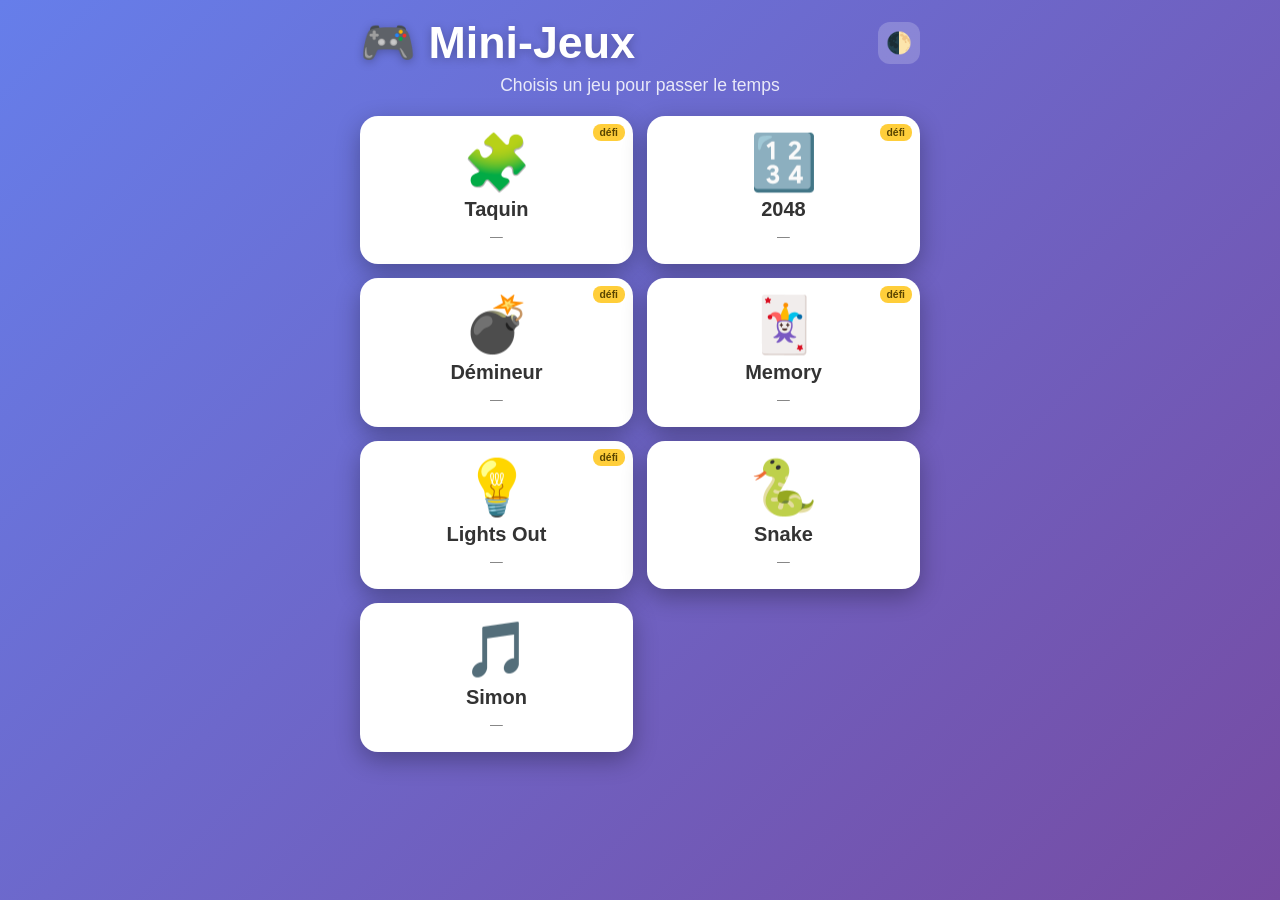
<file: index.html>
<!DOCTYPE html>
<html lang="fr">
<head>
  <meta charset="UTF-8">
  <meta name="viewport" content="width=device-width, initial-scale=1.0, user-scalable=no">
  <meta name="theme-color" content="#667eea">
  <meta name="mobile-web-app-capable" content="yes">
  <meta name="apple-mobile-web-app-capable" content="yes">
  <meta name="apple-mobile-web-app-status-bar-style" content="black-translucent">
  <link rel="manifest" href="manifest.json">
  <link rel="stylesheet" href="css/common.css">
  <title>Mini-Jeux</title>
  <script>
    // Applique le thème avant le rendu pour éviter le flash blanc/sombre.
    document.documentElement.setAttribute(
      'data-theme', localStorage.getItem('mj-theme') || 'light');
  </script>
  <style>
    .hub-header {
      width: 100%;
      max-width: 560px;
      display: flex;
      align-items: center;
      margin-bottom: 6px;
    }
    .hub-header h1 {
      flex: 1;
      color: #fff;
      font-size: clamp(1.8em, 7vw, 2.8em);
      text-shadow: 0 2px 10px rgba(0,0,0,.25);
    }
    .subtitle {
      color: rgba(255,255,255,.85);
      margin-bottom: 20px;
      font-size: clamp(.9em, 3.5vw, 1.1em);
      text-align: center;
    }
    .games-grid {
      display: grid;
      grid-template-columns: repeat(2, 1fr);
      gap: 14px;
      width: 100%;
      max-width: 560px;
    }
    .game-card {
      background: var(--surface);
      border-radius: 18px;
      padding: 20px 14px;
      text-decoration: none;
      color: var(--text);
      box-shadow: 0 8px 24px var(--shadow);
      display: flex;
      flex-direction: column;
      align-items: center;
      gap: 8px;
      transition: transform .15s, box-shadow .15s;
      position: relative;
      overflow: hidden;
    }
    .game-card:active {
      transform: scale(0.96);
    }
    .game-card .emoji {
      font-size: clamp(2.4em, 11vw, 3.4em);
      line-height: 1;
    }
    .game-card .name {
      font-weight: bold;
      font-size: clamp(1em, 4.5vw, 1.25em);
    }
    .game-card .best {
      font-size: .8em;
      color: var(--text-soft);
      min-height: 1.1em;
      margin: 0;
    }
    .daily-badge {
      position: absolute;
      top: 8px;
      right: 8px;
      background: #ffce3a;
      color: #5a4500;
      font-size: .65em;
      font-weight: bold;
      padding: 3px 7px;
      border-radius: 8px;
    }
    .daily-badge.done {
      background: #57c779;
      color: #04340f;
    }
    .install-prompt {
      display: none;
      position: fixed;
      bottom: 20px;
      left: 50%;
      transform: translateX(-50%);
      background: var(--surface);
      color: var(--text);
      padding: 14px 18px;
      border-radius: 14px;
      box-shadow: 0 6px 20px var(--shadow);
      z-index: 999;
      align-items: center;
      gap: 10px;
    }
    .install-prompt.show { display: flex; }
  </style>
</head>
<body>
  <div class="hub-header">
    <h1>🎮 Mini-Jeux</h1>
    <button class="icon-btn" id="themeBtn" aria-label="Thème">🌓</button>
  </div>
  <p class="subtitle">Choisis un jeu pour passer le temps</p>

  <div class="games-grid" id="gamesGrid"></div>

  <div class="install-prompt" id="installPrompt">
    <span>📲 Installer l'app ?</span>
    <button onclick="installApp()">Installer</button>
    <button class="ghost" onclick="dismissInstall()">Plus tard</button>
  </div>

  <script src="js/core.js"></script>
  <script>
    // Catalogue des jeux. `bestMode`/`bestLabel` servent à afficher le record
    // pertinent sur la carte du hub.
    const GAMES = [
      { id: 'taquin',   name: 'Taquin',     emoji: '🧩', path: 'games/taquin/',    hasDaily: true,  bestMode: 'taille-4',  bestLabel: c => `Record 4×4 : ${c} coups` },
      { id: '2048',     name: '2048',       emoji: '🔢', path: 'games/2048/',      hasDaily: true,  bestMode: 'classique', bestLabel: s => `Record : ${s}` },
      { id: 'demineur', name: 'Démineur',   emoji: '💣', path: 'games/demineur/',  hasDaily: true,  bestMode: 'moyen',     bestLabel: t => `Record moyen : ${formatTime(t)}` },
      { id: 'memory',   name: 'Memory',     emoji: '🃏', path: 'games/memory/',    hasDaily: true,  bestMode: 'paires-8',  bestLabel: c => `Record : ${c} coups` },
      { id: 'lightsout',name: 'Lights Out', emoji: '💡', path: 'games/lightsout/', hasDaily: true,  bestMode: 'taille-5',  bestLabel: c => `Record 5×5 : ${c} coups` },
      { id: 'snake',    name: 'Snake',      emoji: '🐍', path: 'games/snake/',     hasDaily: false, bestMode: 'normal',    bestLabel: s => `Record : ${s}` },
      { id: 'simon',    name: 'Simon',      emoji: '🎵', path: 'games/simon/',     hasDaily: false, bestMode: 'normal',    bestLabel: n => `Record : niv. ${n}` },
    ];

    function renderGames() {
      const grid = document.getElementById('gamesGrid');
      grid.innerHTML = '';
      GAMES.forEach(g => {
        const best = Records.get(g.id, g.bestMode);
        const dailyDone = Daily.doneToday(g.id);
        const badge = g.hasDaily
          ? `<span class="daily-badge ${dailyDone ? 'done' : ''}">${dailyDone ? '✓ jour' : 'défi'}</span>`
          : '';
        const card = document.createElement('a');
        card.className = 'game-card';
        card.href = g.path;
        card.innerHTML = `
          ${badge}
          <span class="emoji">${g.emoji}</span>
          <span class="name">${g.name}</span>
          <p class="best">${best !== null ? g.bestLabel(best) : '—'}</p>
        `;
        grid.appendChild(card);
      });
    }

    document.getElementById('themeBtn').addEventListener('click', () => {
      Theme.toggle();
    });

    // --- Installation PWA ---
    let deferredPrompt;
    window.addEventListener('beforeinstallprompt', (e) => {
      e.preventDefault();
      deferredPrompt = e;
      document.getElementById('installPrompt').classList.add('show');
    });
    function installApp() {
      if (deferredPrompt) {
        deferredPrompt.prompt();
        deferredPrompt.userChoice.then(() => { deferredPrompt = null; dismissInstall(); });
      }
    }
    function dismissInstall() {
      document.getElementById('installPrompt').classList.remove('show');
    }

    registerSW('sw.js');
    renderGames();
  </script>
</body>
</html>
</file>
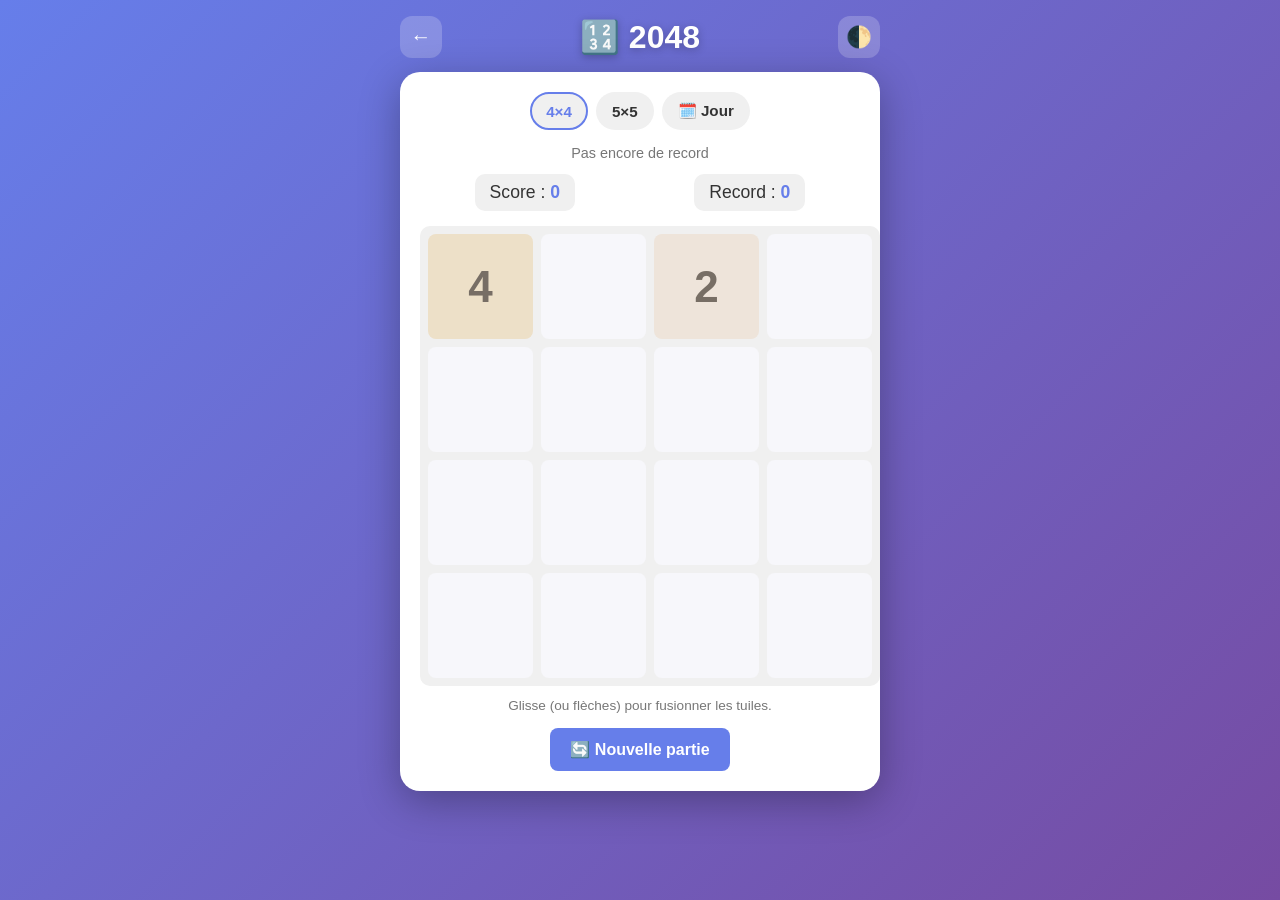
<file: games/2048/index.html>
<!DOCTYPE html>
<html lang="fr">
<head>
  <meta charset="UTF-8">
  <meta name="viewport" content="width=device-width, initial-scale=1.0, user-scalable=no">
  <meta name="theme-color" content="#667eea">
  <meta name="mobile-web-app-capable" content="yes">
  <meta name="apple-mobile-web-app-capable" content="yes">
  <link rel="stylesheet" href="../../css/common.css">
  <title>2048 — Mini-Jeux</title>
  <script>
    document.documentElement.setAttribute(
      'data-theme', localStorage.getItem('mj-theme') || 'light');
  </script>
  <style>
    #board {
      position: relative;
      background: var(--surface-soft);
      border-radius: 10px;
      padding: var(--gap);
      margin: 0 auto;
      touch-action: none;
      display: grid;
      gap: var(--gap);
      --gap: 8px;
    }
    .cell {
      background: var(--surface-softer);
      border-radius: 8px;
      display: flex;
      align-items: center;
      justify-content: center;
      font-weight: bold;
      font-size: var(--fs);
      color: #776e65;
      transition: transform 0.08s ease;
    }
    .cell[data-v="0"] { color: transparent; }
    .cell.pop { animation: pop 0.15s ease; }
    @keyframes pop { 0% { transform: scale(0.6); } 100% { transform: scale(1); } }

    .cell[data-v="2"]    { background:#eee4da; }
    .cell[data-v="4"]    { background:#ede0c8; }
    .cell[data-v="8"]    { background:#f2b179; color:#f9f6f2; }
    .cell[data-v="16"]   { background:#f59563; color:#f9f6f2; }
    .cell[data-v="32"]   { background:#f67c5f; color:#f9f6f2; }
    .cell[data-v="64"]   { background:#f65e3b; color:#f9f6f2; }
    .cell[data-v="128"]  { background:#edcf72; color:#f9f6f2; }
    .cell[data-v="256"]  { background:#edcc61; color:#f9f6f2; }
    .cell[data-v="512"]  { background:#edc850; color:#f9f6f2; }
    .cell[data-v="1024"] { background:#edc53f; color:#f9f6f2; font-size:calc(var(--fs)*0.8); }
    .cell[data-v="2048"] { background:#edc22e; color:#f9f6f2; font-size:calc(var(--fs)*0.8); }
    .cell.big            { background:#3c3a32; color:#f9f6f2; font-size:calc(var(--fs)*0.7); }
    .hint { color: var(--text-soft); font-size: .85em; margin-top: 12px; }
  </style>
</head>
<body>
  <div class="card">
    <div class="chips" id="modes"></div>
    <p class="best" id="best"></p>
    <div class="info">
      <div class="stat">Score : <span id="score">0</span></div>
      <div class="stat">Record : <span id="hiscore">0</span></div>
    </div>
    <div id="board"></div>
    <p class="hint">Glisse (ou flèches) pour fusionner les tuiles.</p>
    <div class="buttons">
      <button onclick="Game.restart()">🔄 Nouvelle partie</button>
    </div>
  </div>

  <div class="overlay" id="over">
    <div class="overlay-content">
      <h2 id="overTitle">Fin !</h2>
      <p id="overMsg"></p>
      <p>Score : <span id="finalScore"></span></p>
      <div class="buttons">
        <button class="ghost" id="continueBtn" onclick="Game.keepGoing()">Continuer</button>
        <button onclick="Game.closeOver(); Game.restart();">Rejouer</button>
      </div>
    </div>
  </div>

  <script src="../../js/core.js"></script>
  <script src="2048.js"></script>
</body>
</html>
</file>
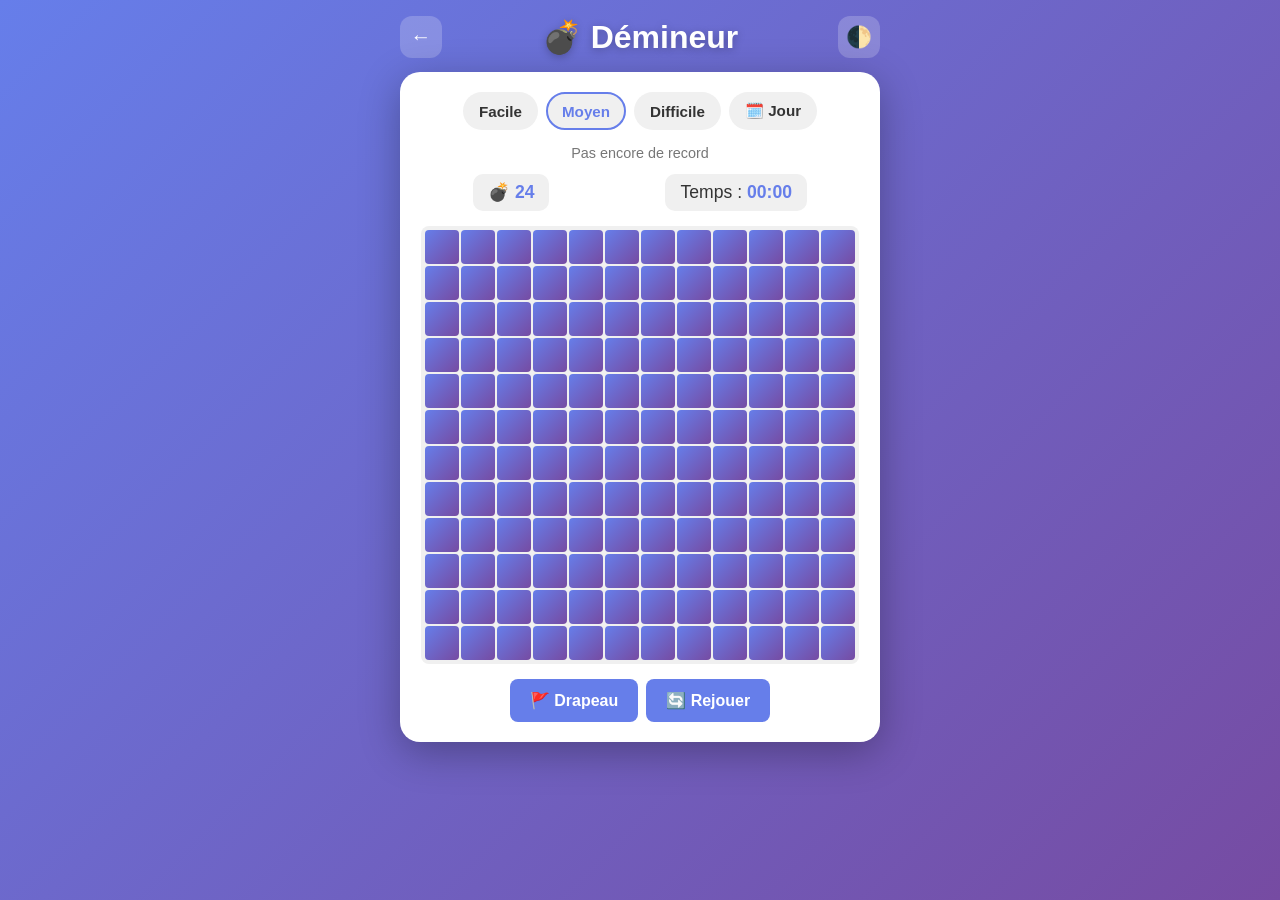
<file: games/demineur/index.html>
<!DOCTYPE html>
<html lang="fr">
<head>
  <meta charset="UTF-8">
  <meta name="viewport" content="width=device-width, initial-scale=1.0, user-scalable=no">
  <meta name="theme-color" content="#667eea">
  <meta name="mobile-web-app-capable" content="yes">
  <meta name="apple-mobile-web-app-capable" content="yes">
  <link rel="stylesheet" href="../../css/common.css">
  <title>Démineur — Mini-Jeux</title>
  <script>
    document.documentElement.setAttribute(
      'data-theme', localStorage.getItem('mj-theme') || 'light');
  </script>
  <style>
    #board {
      display: grid;
      gap: 2px;
      margin: 0 auto;
      background: var(--surface-soft);
      padding: 4px;
      border-radius: 8px;
      width: fit-content;
      touch-action: manipulation;
      user-select: none;
    }
    .cell {
      background: linear-gradient(135deg, var(--accent) 0%, var(--accent-2) 100%);
      border-radius: 4px;
      display: flex;
      align-items: center;
      justify-content: center;
      font-weight: bold;
      cursor: pointer;
      color: #fff;
    }
    .cell:active { transform: scale(0.92); }
    .cell.revealed {
      background: var(--surface-softer);
      cursor: default;
    }
    .cell.mine { background: #e74c3c; }
    .cell.flag { background: linear-gradient(135deg, #ffce3a, #ff9f1a); }
    .cell.c1 { color:#1976d2; } .cell.c2 { color:#388e3c; }
    .cell.c3 { color:#d32f2f; } .cell.c4 { color:#7b1fa2; }
    .cell.c5 { color:#c2185b; } .cell.c6 { color:#0097a7; }
    .cell.c7 { color:#455a64; } .cell.c8 { color:#000; }
    #flagBtn.armed { background: #ff9f1a; }
  </style>
</head>
<body>
  <div class="card">
    <div class="chips" id="modes"></div>
    <p class="best" id="best"></p>
    <div class="info">
      <div class="stat">💣 <span id="minesLeft">0</span></div>
      <div class="stat">Temps : <span id="time">00:00</span></div>
    </div>
    <div id="board"></div>
    <div class="buttons">
      <button id="flagBtn" onclick="Game.toggleFlagMode()">🚩 Drapeau</button>
      <button onclick="Game.restart()">🔄 Rejouer</button>
    </div>
  </div>

  <div class="overlay" id="over">
    <div class="overlay-content">
      <h2 id="overTitle"></h2>
      <p id="overMsg"></p>
      <div class="buttons">
        <button class="ghost" onclick="Game.closeOver()">Fermer</button>
        <button onclick="Game.closeOver(); Game.restart();">Rejouer</button>
      </div>
    </div>
  </div>

  <script src="../../js/core.js"></script>
  <script src="demineur.js"></script>
</body>
</html>
</file>
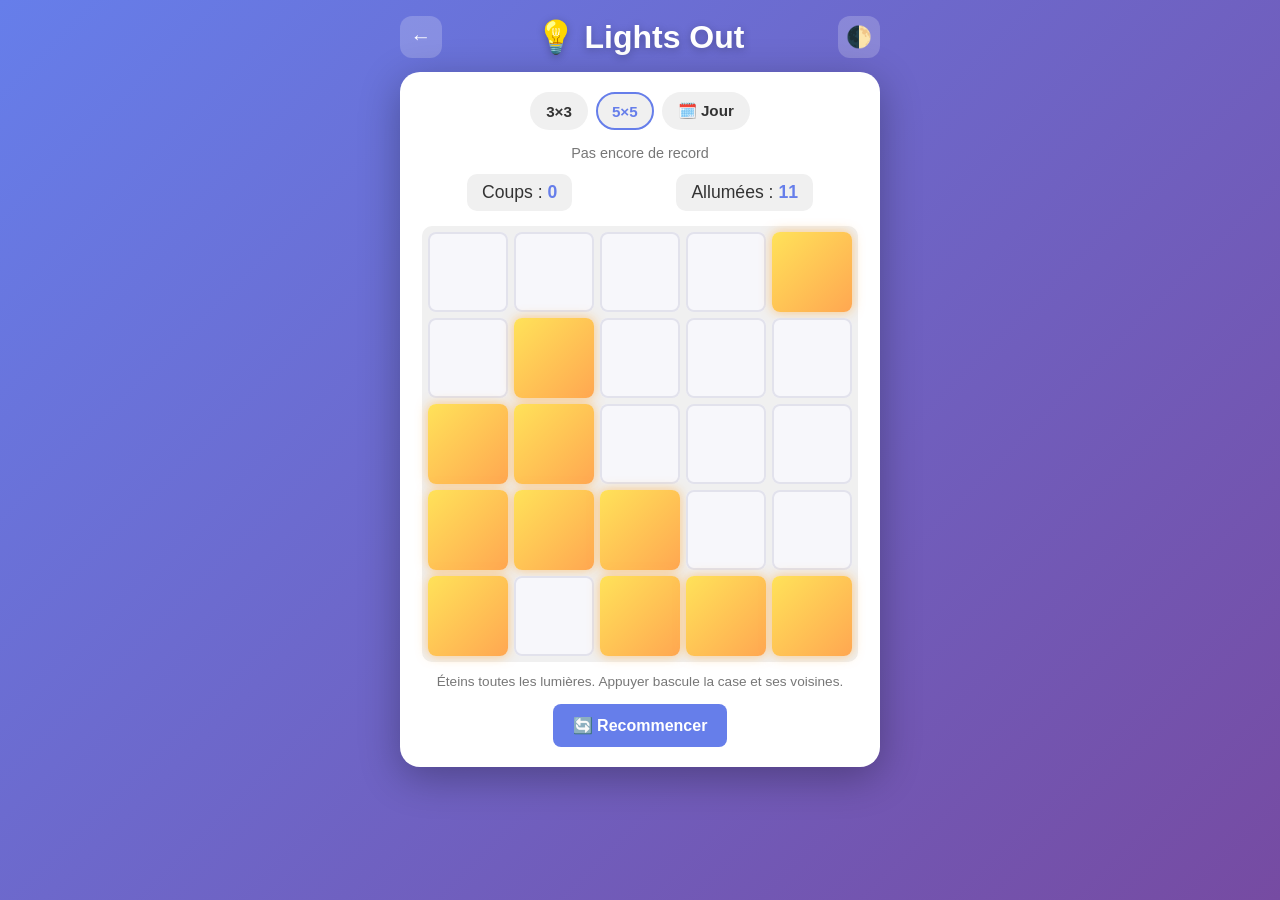
<file: games/lightsout/index.html>
<!DOCTYPE html>
<html lang="fr">
<head>
  <meta charset="UTF-8">
  <meta name="viewport" content="width=device-width, initial-scale=1.0, user-scalable=no">
  <meta name="theme-color" content="#667eea">
  <meta name="mobile-web-app-capable" content="yes">
  <meta name="apple-mobile-web-app-capable" content="yes">
  <link rel="stylesheet" href="../../css/common.css">
  <title>Lights Out — Mini-Jeux</title>
  <script>
    document.documentElement.setAttribute(
      'data-theme', localStorage.getItem('mj-theme') || 'light');
  </script>
  <style>
    #board {
      display: grid;
      gap: 6px;
      margin: 0 auto;
      background: var(--surface-soft);
      padding: 6px;
      border-radius: 10px;
      width: fit-content;
      touch-action: manipulation;
    }
    .light {
      border-radius: 8px;
      cursor: pointer;
      background: var(--surface-softer);
      box-shadow: inset 0 0 0 2px var(--border);
      transition: background 0.12s, transform 0.1s;
    }
    .light.on {
      background: linear-gradient(135deg, #ffe259, #ffa751);
      box-shadow: 0 0 12px rgba(255,180,80,.7);
    }
    .light:active { transform: scale(0.92); }
    .hint { color: var(--text-soft); font-size: .85em; margin-top: 12px; }
  </style>
</head>
<body>
  <div class="card">
    <div class="chips" id="modes"></div>
    <p class="best" id="best"></p>
    <div class="info">
      <div class="stat">Coups : <span id="moves">0</span></div>
      <div class="stat">Allumées : <span id="onCount">0</span></div>
    </div>
    <div id="board"></div>
    <p class="hint">Éteins toutes les lumières. Appuyer bascule la case et ses voisines.</p>
    <div class="buttons">
      <button onclick="Game.restart()">🔄 Recommencer</button>
    </div>
  </div>

  <div class="overlay" id="over">
    <div class="overlay-content">
      <h2>🎉 Éteint !</h2>
      <p id="overMsg"></p>
      <div class="buttons">
        <button class="ghost" onclick="Game.closeOver()">Fermer</button>
        <button onclick="Game.closeOver(); Game.restart();">Rejouer</button>
      </div>
    </div>
  </div>

  <script src="../../js/core.js"></script>
  <script src="lightsout.js"></script>
</body>
</html>
</file>
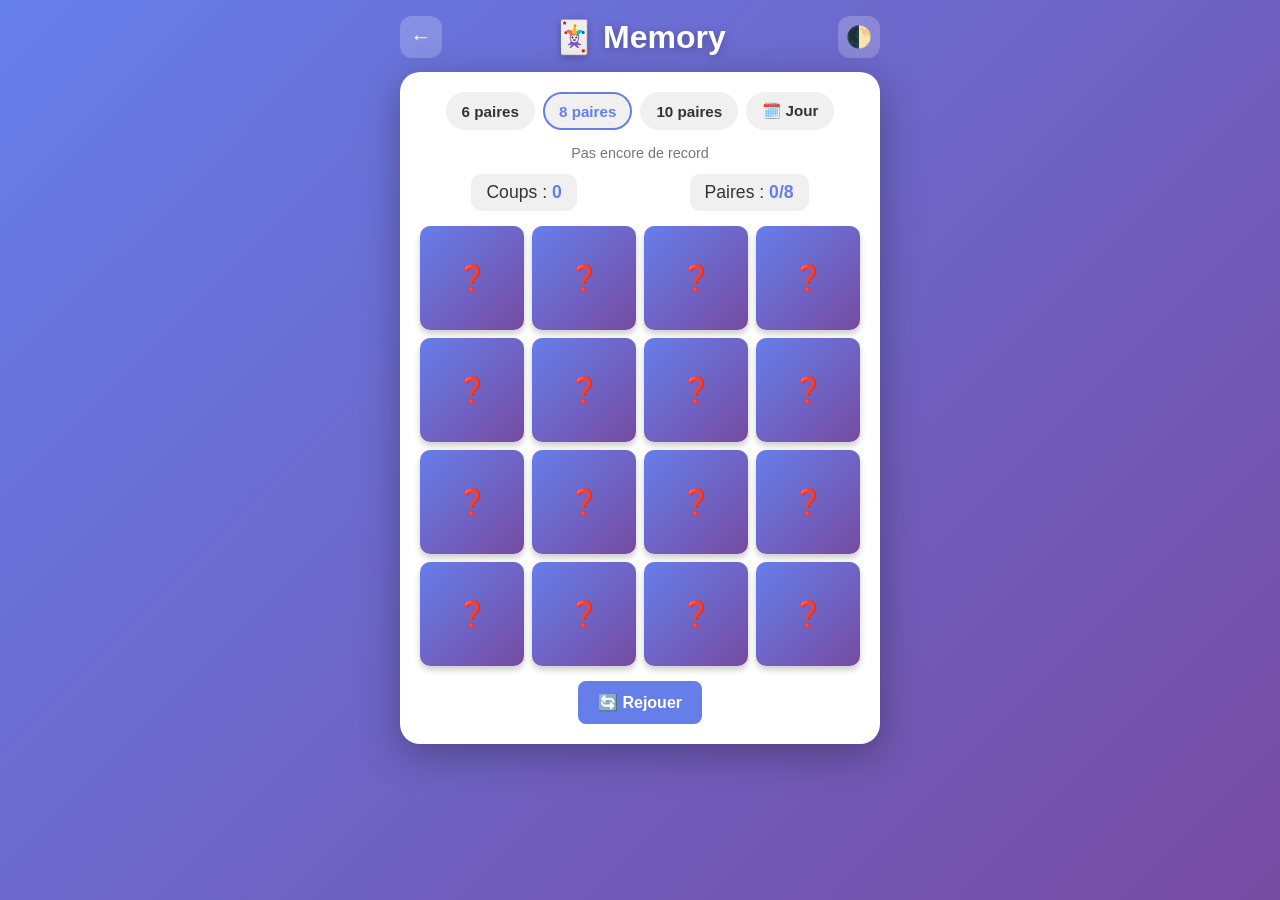
<file: games/memory/index.html>
<!DOCTYPE html>
<html lang="fr">
<head>
  <meta charset="UTF-8">
  <meta name="viewport" content="width=device-width, initial-scale=1.0, user-scalable=no">
  <meta name="theme-color" content="#667eea">
  <meta name="mobile-web-app-capable" content="yes">
  <meta name="apple-mobile-web-app-capable" content="yes">
  <link rel="stylesheet" href="../../css/common.css">
  <title>Memory — Mini-Jeux</title>
  <script>
    document.documentElement.setAttribute(
      'data-theme', localStorage.getItem('mj-theme') || 'light');
  </script>
  <style>
    #board {
      display: grid;
      gap: 8px;
      margin: 0 auto;
      width: fit-content;
      max-width: 95vw;
    }
    .card-tile {
      position: relative;
      border-radius: 10px;
      cursor: pointer;
      transform-style: preserve-3d;
      transition: transform 0.3s;
    }
    .card-tile.flipped, .card-tile.matched { transform: rotateY(180deg); }
    .card-tile .face {
      position: absolute;
      inset: 0;
      display: flex;
      align-items: center;
      justify-content: center;
      border-radius: 10px;
      backface-visibility: hidden;
      -webkit-backface-visibility: hidden;
      box-shadow: 0 4px 6px var(--shadow-soft);
    }
    .card-tile .back {
      background: linear-gradient(135deg, var(--accent) 0%, var(--accent-2) 100%);
      color: #fff;
      font-size: 1.6em;
    }
    .card-tile .front {
      background: var(--surface-softer);
      transform: rotateY(180deg);
    }
    .card-tile.matched .front { background: #d3f5dd; }
    :root[data-theme="dark"] .card-tile.matched .front { background: #1f4d33; }
  </style>
</head>
<body>
  <div class="card">
    <div class="chips" id="modes"></div>
    <p class="best" id="best"></p>
    <div class="info">
      <div class="stat">Coups : <span id="moves">0</span></div>
      <div class="stat">Paires : <span id="pairs">0</span></div>
    </div>
    <div id="board"></div>
    <div class="buttons">
      <button onclick="Game.restart()">🔄 Rejouer</button>
    </div>
  </div>

  <div class="overlay" id="over">
    <div class="overlay-content">
      <h2>🎉 Gagné !</h2>
      <p id="overMsg"></p>
      <div class="buttons">
        <button class="ghost" onclick="Game.closeOver()">Fermer</button>
        <button onclick="Game.closeOver(); Game.restart();">Rejouer</button>
      </div>
    </div>
  </div>

  <script src="../../js/core.js"></script>
  <script src="memory.js"></script>
</body>
</html>
</file>
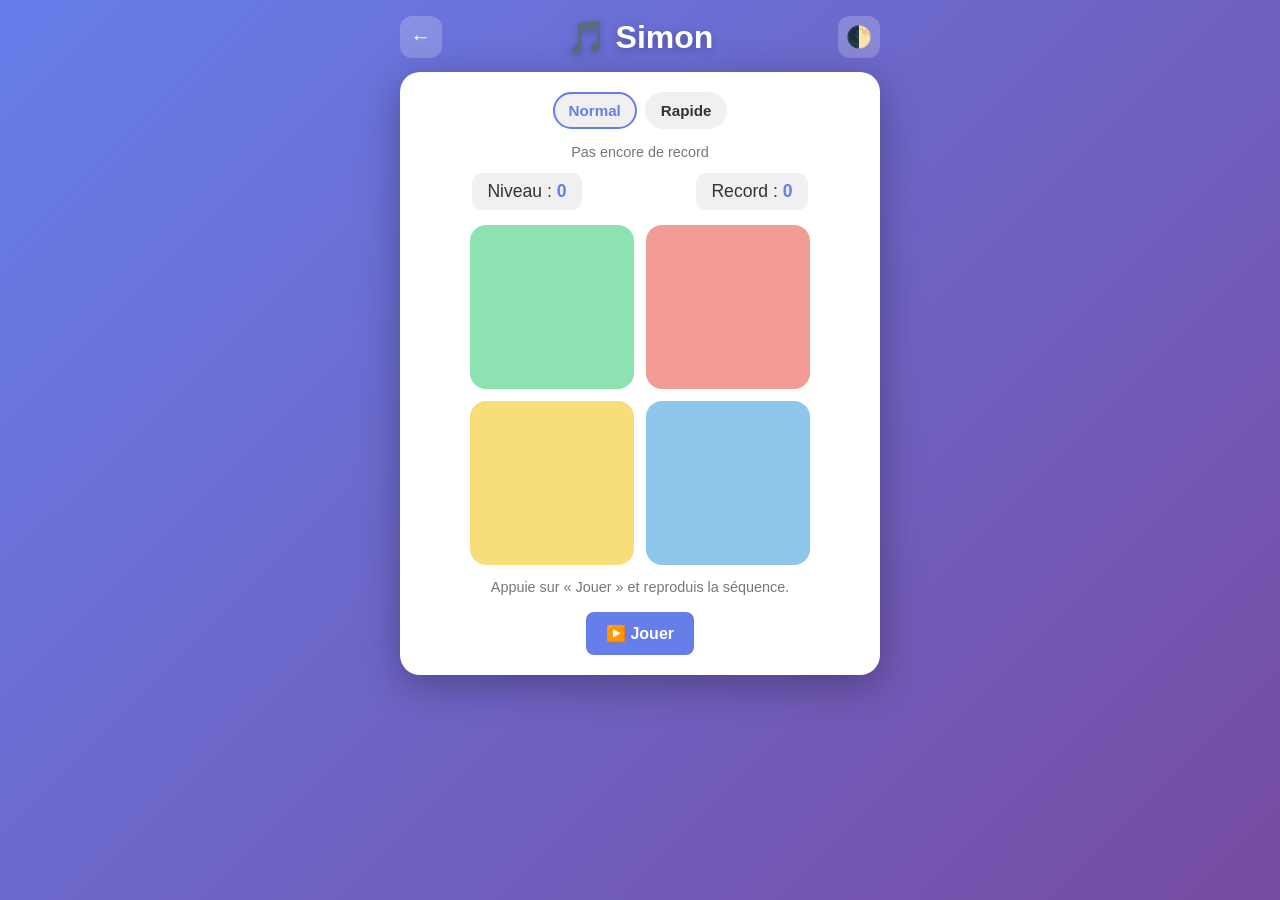
<file: games/simon/index.html>
<!DOCTYPE html>
<html lang="fr">
<head>
  <meta charset="UTF-8">
  <meta name="viewport" content="width=device-width, initial-scale=1.0, user-scalable=no">
  <meta name="theme-color" content="#667eea">
  <meta name="mobile-web-app-capable" content="yes">
  <meta name="apple-mobile-web-app-capable" content="yes">
  <link rel="stylesheet" href="../../css/common.css">
  <title>Simon — Mini-Jeux</title>
  <script>
    document.documentElement.setAttribute(
      'data-theme', localStorage.getItem('mj-theme') || 'light');
  </script>
  <style>
    #pads {
      display: grid;
      grid-template-columns: repeat(2, 1fr);
      gap: 12px;
      margin: 0 auto;
      width: fit-content;
    }
    .pad {
      border-radius: 16px;
      cursor: pointer;
      opacity: 0.55;
      transition: opacity 0.12s, transform 0.1s;
    }
    .pad.lit { opacity: 1; transform: scale(1.04); }
    .pad.green  { background: #2ecc71; }
    .pad.red    { background: #e74c3c; }
    .pad.yellow { background: #f1c40f; }
    .pad.blue   { background: #3498db; }
    .hint { color: var(--text-soft); font-size: .9em; margin: 14px 0 4px; min-height: 1.2em; }
  </style>
</head>
<body>
  <div class="card">
    <div class="chips" id="modes"></div>
    <p class="best" id="best"></p>
    <div class="info">
      <div class="stat">Niveau : <span id="level">0</span></div>
      <div class="stat">Record : <span id="hiscore">0</span></div>
    </div>
    <div id="pads">
      <div class="pad green"  data-i="0"></div>
      <div class="pad red"    data-i="1"></div>
      <div class="pad yellow" data-i="2"></div>
      <div class="pad blue"   data-i="3"></div>
    </div>
    <p class="hint" id="hint">Appuie sur « Jouer » et reproduis la séquence.</p>
    <div class="buttons">
      <button onclick="Game.startRun()">▶️ Jouer</button>
    </div>
  </div>

  <div class="overlay" id="over">
    <div class="overlay-content">
      <h2>💥 Raté</h2>
      <p id="overMsg"></p>
      <div class="buttons">
        <button class="ghost" onclick="Game.closeOver()">Fermer</button>
        <button onclick="Game.closeOver(); Game.startRun();">Rejouer</button>
      </div>
    </div>
  </div>

  <script src="../../js/core.js"></script>
  <script src="simon.js"></script>
</body>
</html>
</file>
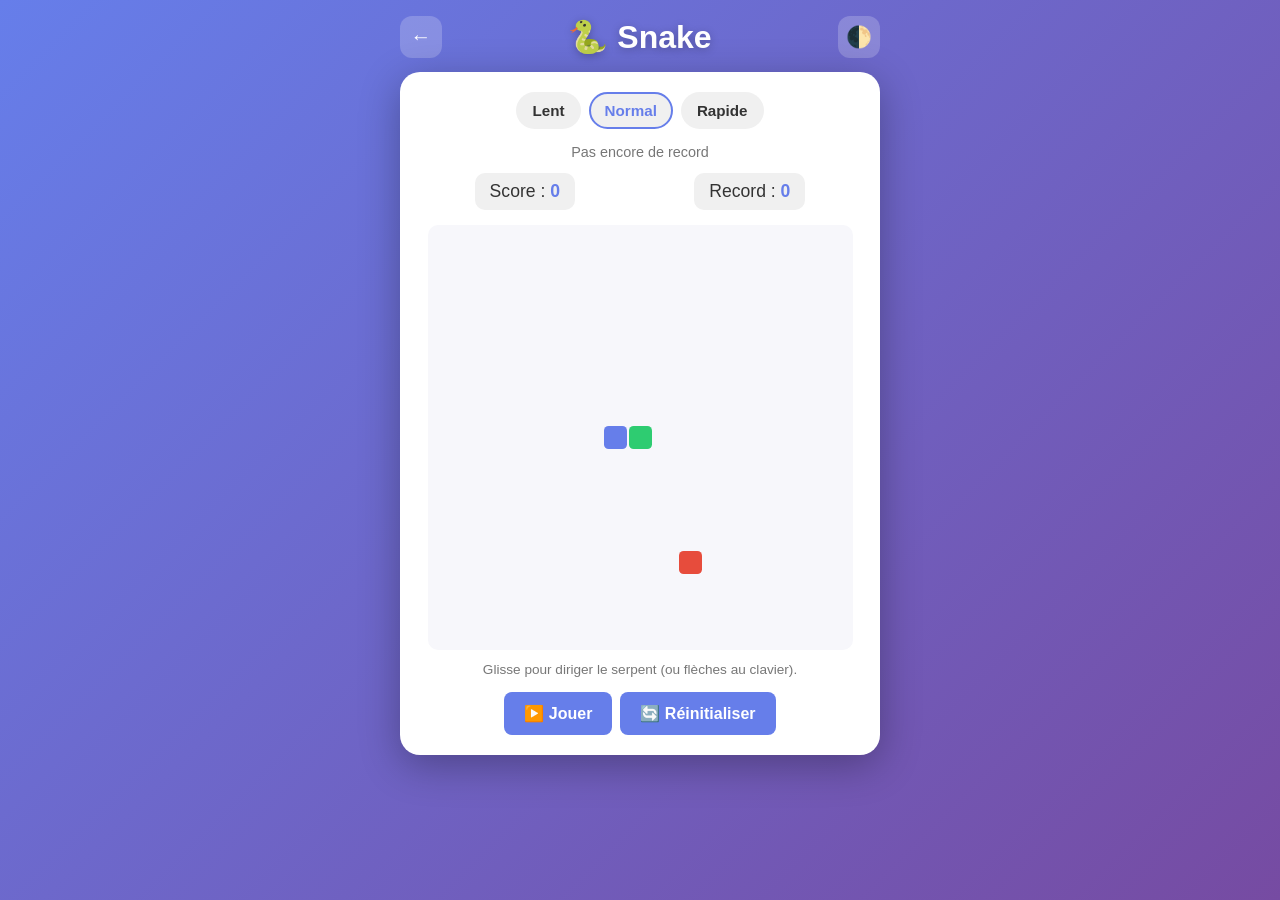
<file: games/snake/index.html>
<!DOCTYPE html>
<html lang="fr">
<head>
  <meta charset="UTF-8">
  <meta name="viewport" content="width=device-width, initial-scale=1.0, user-scalable=no">
  <meta name="theme-color" content="#667eea">
  <meta name="mobile-web-app-capable" content="yes">
  <meta name="apple-mobile-web-app-capable" content="yes">
  <link rel="stylesheet" href="../../css/common.css">
  <title>Snake — Mini-Jeux</title>
  <script>
    document.documentElement.setAttribute(
      'data-theme', localStorage.getItem('mj-theme') || 'light');
  </script>
  <style>
    #board {
      display: block;
      margin: 0 auto;
      background: var(--surface-softer);
      border-radius: 10px;
      touch-action: none;
    }
    .hint { color: var(--text-soft); font-size: .85em; margin-top: 12px; }
  </style>
</head>
<body>
  <div class="card">
    <div class="chips" id="modes"></div>
    <p class="best" id="best"></p>
    <div class="info">
      <div class="stat">Score : <span id="score">0</span></div>
      <div class="stat">Record : <span id="hiscore">0</span></div>
    </div>
    <canvas id="board"></canvas>
    <p class="hint">Glisse pour diriger le serpent (ou flèches au clavier).</p>
    <div class="buttons">
      <button id="startBtn" onclick="Game.startRun()">▶️ Jouer</button>
      <button onclick="Game.restart()">🔄 Réinitialiser</button>
    </div>
  </div>

  <div class="overlay" id="over">
    <div class="overlay-content">
      <h2>💥 Perdu</h2>
      <p id="overMsg"></p>
      <div class="buttons">
        <button class="ghost" onclick="Game.closeOver()">Fermer</button>
        <button onclick="Game.closeOver(); Game.startRun();">Rejouer</button>
      </div>
    </div>
  </div>

  <script src="../../js/core.js"></script>
  <script src="snake.js"></script>
</body>
</html>
</file>
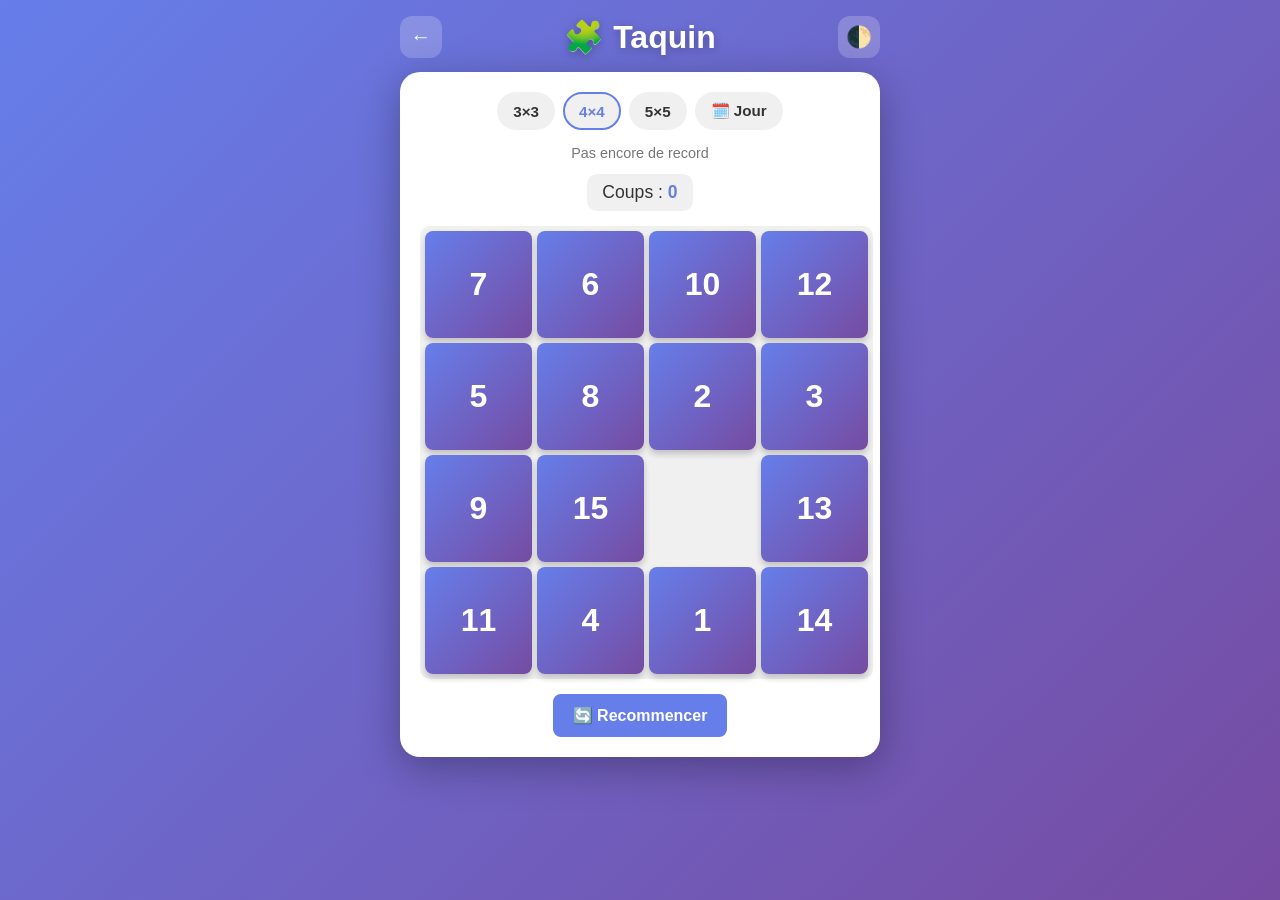
<file: games/taquin/index.html>
<!DOCTYPE html>
<html lang="fr">
<head>
  <meta charset="UTF-8">
  <meta name="viewport" content="width=device-width, initial-scale=1.0, user-scalable=no">
  <meta name="theme-color" content="#667eea">
  <meta name="mobile-web-app-capable" content="yes">
  <meta name="apple-mobile-web-app-capable" content="yes">
  <link rel="stylesheet" href="../../css/common.css">
  <title>Taquin — Mini-Jeux</title>
  <script>
    document.documentElement.setAttribute(
      'data-theme', localStorage.getItem('mj-theme') || 'light');
  </script>
  <style>
    #puzzle {
      display: grid;
      grid-gap: 5px;
      margin: 0 auto;
      width: fit-content;
      background: var(--surface-soft);
      padding: 5px;
      border-radius: 10px;
      max-width: 95vw;
    }
    .tile {
      background: linear-gradient(135deg, var(--accent) 0%, var(--accent-2) 100%);
      color: var(--tile-text);
      font-size: clamp(1.2em, 4vw, 2em);
      font-weight: bold;
      display: flex;
      justify-content: center;
      align-items: center;
      cursor: pointer;
      border-radius: 8px;
      transition: transform 0.12s ease;
      box-shadow: 0 4px 6px var(--shadow-soft);
      user-select: none;
      touch-action: manipulation;
    }
    .tile:active { transform: scale(0.95); }
    .tile.empty { background: transparent; box-shadow: none; cursor: default; }
    .tile.empty:active { transform: none; }
  </style>
</head>
<body>
  <div class="card">
    <div class="chips" id="modes"></div>
    <p class="best" id="best"></p>
    <div class="info">
      <div class="stat">Coups : <span id="moves">0</span></div>
    </div>
    <div id="puzzle"></div>
    <div class="buttons">
      <button onclick="Game.restart()">🔄 Recommencer</button>
    </div>
  </div>

  <div class="overlay" id="victory">
    <div class="overlay-content">
      <h2>🎉 Bravo !</h2>
      <p id="vMsg"></p>
      <p>Coups : <span id="finalMoves"></span></p>
      <div class="buttons">
        <button class="ghost" onclick="Game.closeVictory()">Fermer</button>
        <button onclick="Game.closeVictory(); Game.restart();">Rejouer</button>
      </div>
    </div>
  </div>

  <script src="../../js/core.js"></script>
  <script src="taquin.js"></script>
</body>
</html>
</file>
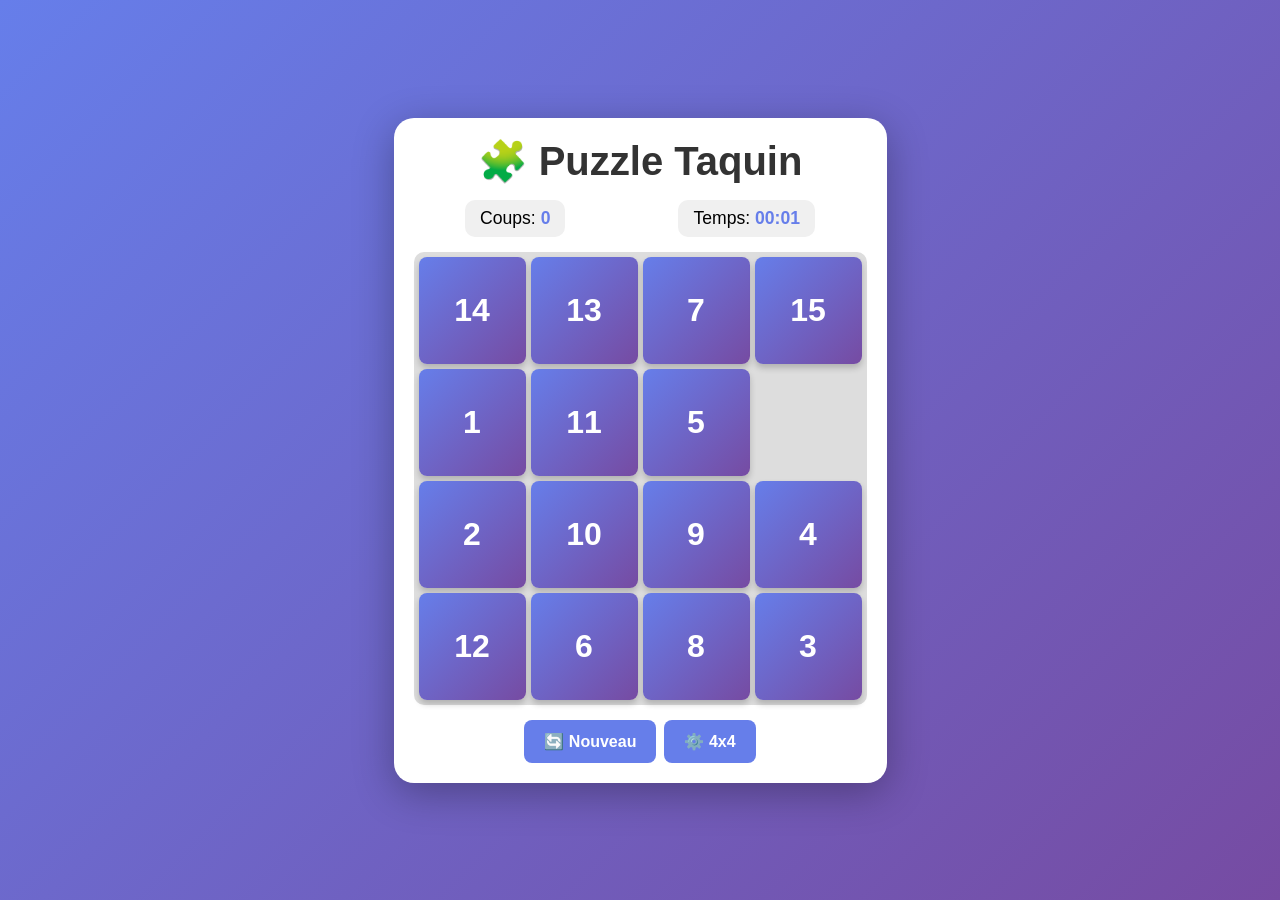
<file: puzzle.html>
<!DOCTYPE html>
<html lang="fr">
<head>
    <meta charset="UTF-8">
    <meta name="viewport" content="width=device-width, initial-scale=1.0, user-scalable=no">
    <meta name="theme-color" content="#667eea">
    <meta name="mobile-web-app-capable" content="yes">
    <meta name="apple-mobile-web-app-capable" content="yes">
    <meta name="apple-mobile-web-app-status-bar-style" content="black-translucent">
    <link rel="manifest" href="manifest.json">
    <title>Jeu de Puzzle Taquin</title>
    <style>
        * {
            margin: 0;
            padding: 0;
            box-sizing: border-box;
            -webkit-tap-highlight-color: transparent;
        }

        body {
            font-family: 'Arial', sans-serif;
            display: flex;
            justify-content: center;
            align-items: center;
            min-height: 100vh;
            background: linear-gradient(135deg, #667eea 0%, #764ba2 100%);
            overflow-x: hidden;
            touch-action: manipulation;
        }

        .container {
            text-align: center;
            background: white;
            padding: 20px;
            border-radius: 20px;
            box-shadow: 0 10px 40px rgba(0,0,0,0.3);
            max-width: 95vw;
        }

        h1 {
            color: #333;
            margin-bottom: 15px;
            font-size: clamp(1.5em, 5vw, 2.5em);
        }

        .info {
            display: flex;
            justify-content: space-around;
            margin-bottom: 15px;
            gap: 10px;
            flex-wrap: wrap;
        }

        .stat {
            background: #f0f0f0;
            padding: 8px 15px;
            border-radius: 10px;
            font-size: clamp(0.9em, 3vw, 1.1em);
        }

        .stat span {
            font-weight: bold;
            color: #667eea;
        }

        #puzzle {
            display: grid;
            grid-gap: 5px;
            margin: 0 auto 15px;
            width: fit-content;
            background: #ddd;
            padding: 5px;
            border-radius: 10px;
            max-width: 95vw;
        }

        .tile {
            background: linear-gradient(135deg, #667eea 0%, #764ba2 100%);
            color: white;
            font-size: clamp(1.2em, 4vw, 2em);
            font-weight: bold;
            display: flex;
            justify-content: center;
            align-items: center;
            cursor: pointer;
            border-radius: 8px;
            transition: all 0.2s ease;
            box-shadow: 0 4px 6px rgba(0,0,0,0.2);
            user-select: none;
            touch-action: manipulation;
        }

        .tile:active {
            transform: scale(0.95);
            box-shadow: 0 2px 4px rgba(0,0,0,0.3);
        }

        .tile.empty {
            background: transparent;
            box-shadow: none;
            cursor: default;
        }

        .tile.empty:active {
            transform: none;
        }

        .buttons {
            display: flex;
            gap: 8px;
            justify-content: center;
            flex-wrap: wrap;
        }

        button {
            background: #667eea;
            color: white;
            border: none;
            padding: 12px 20px;
            font-size: clamp(0.9em, 3vw, 1em);
            border-radius: 8px;
            cursor: pointer;
            transition: all 0.2s;
            font-weight: bold;
            touch-action: manipulation;
        }

        button:active {
            background: #764ba2;
            transform: scale(0.95);
        }

        .victory {
            display: none;
            position: fixed;
            top: 0;
            left: 0;
            width: 100%;
            height: 100%;
            background: rgba(0,0,0,0.8);
            justify-content: center;
            align-items: center;
            z-index: 1000;
            padding: 20px;
        }

        .victory-content {
            background: white;
            padding: 30px;
            border-radius: 20px;
            text-align: center;
            animation: bounce 0.5s;
            max-width: 90vw;
        }

        @keyframes bounce {
            0%, 100% { transform: scale(1); }
            50% { transform: scale(1.1); }
        }

        .victory h2 {
            color: #667eea;
            font-size: clamp(2em, 6vw, 3em);
            margin-bottom: 15px;
        }

        .victory p {
            font-size: clamp(1em, 4vw, 1.5em);
            margin-bottom: 15px;
        }

        .install-prompt {
            display: none;
            position: fixed;
            bottom: 20px;
            left: 50%;
            transform: translateX(-50%);
            background: #667eea;
            color: white;
            padding: 15px 25px;
            border-radius: 10px;
            box-shadow: 0 4px 12px rgba(0,0,0,0.3);
            z-index: 999;
            animation: slideUp 0.3s;
        }

        @keyframes slideUp {
            from { transform: translate(-50%, 100px); }
            to { transform: translate(-50%, 0); }
        }

        .install-prompt button {
            margin: 5px;
            background: white;
            color: #667eea;
        }
    </style>
</head>
<body>
    <div class="container">
        <h1>🧩 Puzzle Taquin</h1>
        
        <div class="info">
            <div class="stat">Coups: <span id="moves">0</span></div>
            <div class="stat">Temps: <span id="time">00:00</span></div>
        </div>

        <div id="puzzle"></div>

        <div class="buttons">
            <button onclick="newGame()">🔄 Nouveau</button>
            <button onclick="changeDifficulty()">⚙️ <span id="difficulty">4x4</span></button>
        </div>
    </div>

    <div class="victory" id="victory">
        <div class="victory-content">
            <h2>🎉 Bravo !</h2>
            <p>Puzzle résolu !</p>
            <p>Coups: <span id="finalMoves"></span></p>
            <p>Temps: <span id="finalTime"></span></p>
            <button onclick="closeVictory()">Fermer</button>
            <button onclick="closeVictory(); newGame();">Rejouer</button>
        </div>
    </div>

    <div class="install-prompt" id="installPrompt">
        <p>📲 Installer l'application ?</p>
        <button onclick="installApp()">Installer</button>
        <button onclick="dismissInstall()">Plus tard</button>
    </div>

    <script>
        let gridSize = 4;
        let tiles = [];
        let emptyIndex;
        let moves = 0;
        let startTime;
        let timerInterval;
        let deferredPrompt;

        // Détection du support PWA
        window.addEventListener('beforeinstallprompt', (e) => {
            e.preventDefault();
            deferredPrompt = e;
            document.getElementById('installPrompt').style.display = 'block';
        });

        function installApp() {
            if (deferredPrompt) {
                deferredPrompt.prompt();
                deferredPrompt.userChoice.then((choiceResult) => {
                    deferredPrompt = null;
                    dismissInstall();
                });
            }
        }

        function dismissInstall() {
            document.getElementById('installPrompt').style.display = 'none';
        }

        function initGame() {
            const puzzle = document.getElementById('puzzle');
            
            // Calculer la taille des tuiles en fonction de l'écran
            const maxWidth = Math.min(window.innerWidth * 0.85, 450);
            const tileSize = Math.floor(maxWidth / gridSize) - 5;
            
            puzzle.style.gridTemplateColumns = `repeat(${gridSize}, ${tileSize}px)`;
            
            tiles = Array.from({length: gridSize * gridSize - 1}, (_, i) => i + 1);
            tiles.push(0);
            
            shuffleTiles();
            
            moves = 0;
            document.getElementById('moves').textContent = moves;
            
            startTimer();
            renderPuzzle(tileSize);
        }

        function shuffleTiles() {
            for (let i = 0; i < 1000; i++) {
                const validMoves = getValidMoves();
                const randomMove = validMoves[Math.floor(Math.random() * validMoves.length)];
                swapTiles(randomMove, tiles.indexOf(0));
            }
        }

        function getValidMoves() {
            const empty = tiles.indexOf(0);
            const row = Math.floor(empty / gridSize);
            const col = empty % gridSize;
            const valid = [];

            if (row > 0) valid.push(empty - gridSize);
            if (row < gridSize - 1) valid.push(empty + gridSize);
            if (col > 0) valid.push(empty - 1);
            if (col < gridSize - 1) valid.push(empty + 1);

            return valid;
        }

        function renderPuzzle(tileSize) {
            const puzzle = document.getElementById('puzzle');
            puzzle.innerHTML = '';

            tiles.forEach((num, index) => {
                const tile = document.createElement('div');
                tile.className = 'tile';
                tile.style.width = tileSize + 'px';
                tile.style.height = tileSize + 'px';
                
                if (num === 0) {
                    tile.classList.add('empty');
                } else {
                    tile.textContent = num;
                    tile.onclick = () => moveTile(index);
                    
                    // Support tactile amélioré
                    tile.addEventListener('touchstart', (e) => {
                        e.preventDefault();
                        moveTile(index);
                    }, { passive: false });
                }
                
                puzzle.appendChild(tile);
            });
        }

        function moveTile(index) {
            const emptyIndex = tiles.indexOf(0);
            const validMoves = getValidMoves();

            if (validMoves.includes(index)) {
                swapTiles(index, emptyIndex);
                moves++;
                document.getElementById('moves').textContent = moves;
                
                // Vibration sur mobile
                if (navigator.vibrate) {
                    navigator.vibrate(10);
                }
                
                const maxWidth = Math.min(window.innerWidth * 0.85, 450);
                const tileSize = Math.floor(maxWidth / gridSize) - 5;
                renderPuzzle(tileSize);
                checkWin();
            }
        }

        function swapTiles(i, j) {
            [tiles[i], tiles[j]] = [tiles[j], tiles[i]];
        }

        function checkWin() {
            const isWin = tiles.every((num, index) => {
                if (index === tiles.length - 1) return num === 0;
                return num === index + 1;
            });

            if (isWin) {
                clearInterval(timerInterval);
                
                // Vibration de victoire
                if (navigator.vibrate) {
                    navigator.vibrate([100, 50, 100, 50, 200]);
                }
                
                document.getElementById('finalMoves').textContent = moves;
                document.getElementById('finalTime').textContent = document.getElementById('time').textContent;
                document.getElementById('victory').style.display = 'flex';
            }
        }

        function startTimer() {
            if (timerInterval) clearInterval(timerInterval);
            startTime = Date.now();
            
            timerInterval = setInterval(() => {
                const elapsed = Math.floor((Date.now() - startTime) / 1000);
                const minutes = Math.floor(elapsed / 60).toString().padStart(2, '0');
                const seconds = (elapsed % 60).toString().padStart(2, '0');
                document.getElementById('time').textContent = `${minutes}:${seconds}`;
            }, 1000);
        }

        function newGame() {
            initGame();
        }

        function changeDifficulty() {
            const sizes = [3, 4, 5];
            const currentIndex = sizes.indexOf(gridSize);
            gridSize = sizes[(currentIndex + 1) % sizes.length];
            document.getElementById('difficulty').textContent = `${gridSize}x${gridSize}`;
            initGame();
        }

        function closeVictory() {
            document.getElementById('victory').style.display = 'none';
        }

        // Gérer le redimensionnement
        window.addEventListener('resize', () => {
            const maxWidth = Math.min(window.innerWidth * 0.85, 450);
            const tileSize = Math.floor(maxWidth / gridSize) - 5;
            renderPuzzle(tileSize);
        });

        // Enregistrer le Service Worker
        if ('serviceWorker' in navigator) {
            navigator.serviceWorker.register('sw.js').catch(() => {});
        }

        window.onload = initGame;
    </script>
</body>
</html>
</file>
<file: css/common.css>
/* ===== Mini-Jeux — feuille de style partagée ===== */

:root {
  --grad-start: #667eea;
  --grad-end: #764ba2;
  --bg: linear-gradient(135deg, var(--grad-start) 0%, var(--grad-end) 100%);
  --surface: #ffffff;
  --surface-soft: #f0f0f0;
  --surface-softer: #f7f7fb;
  --text: #333333;
  --text-soft: #777777;
  --accent: #667eea;
  --accent-2: #764ba2;
  --tile-text: #ffffff;
  --shadow: rgba(0, 0, 0, 0.3);
  --shadow-soft: rgba(0, 0, 0, 0.2);
  --border: #e2e2ec;
}

:root[data-theme="dark"] {
  --grad-start: #232544;
  --grad-end: #15162a;
  --surface: #20223d;
  --surface-soft: #2a2c4d;
  --surface-softer: #262844;
  --text: #ececf5;
  --text-soft: #9a9bb8;
  --accent: #8b9cff;
  --accent-2: #b08bff;
  --tile-text: #ffffff;
  --shadow: rgba(0, 0, 0, 0.5);
  --shadow-soft: rgba(0, 0, 0, 0.35);
  --border: #34375c;
}

* {
  margin: 0;
  padding: 0;
  box-sizing: border-box;
  -webkit-tap-highlight-color: transparent;
}

body {
  font-family: 'Arial', sans-serif;
  display: flex;
  flex-direction: column;
  justify-content: flex-start;
  align-items: center;
  min-height: 100vh;
  min-height: 100dvh;
  background: var(--bg);
  color: var(--text);
  overflow-x: hidden;
  touch-action: manipulation;
  padding: 16px 12px 28px;
  transition: background 0.3s ease;
}

/* ===== En-tête partagé (bouton retour + titre + thème) ===== */
.app-header {
  width: 100%;
  max-width: 480px;
  display: flex;
  align-items: center;
  gap: 10px;
  margin-bottom: 14px;
}

.app-header h1 {
  flex: 1;
  text-align: center;
  color: #ffffff;
  font-size: clamp(1.3em, 5vw, 2em);
  text-shadow: 0 2px 8px rgba(0, 0, 0, 0.25);
}

.icon-btn {
  background: rgba(255, 255, 255, 0.2);
  color: #ffffff;
  border: none;
  width: 42px;
  height: 42px;
  border-radius: 12px;
  font-size: 1.3em;
  cursor: pointer;
  display: flex;
  align-items: center;
  justify-content: center;
  transition: transform 0.15s, background 0.2s;
  text-decoration: none;
  flex-shrink: 0;
}

.icon-btn:active {
  transform: scale(0.9);
  background: rgba(255, 255, 255, 0.35);
}

/* ===== Carte de contenu ===== */
.card {
  text-align: center;
  background: var(--surface);
  padding: 20px;
  border-radius: 20px;
  box-shadow: 0 10px 40px var(--shadow);
  max-width: 95vw;
  width: 100%;
  max-width: 480px;
}

/* ===== Barre de stats ===== */
.info {
  display: flex;
  justify-content: space-around;
  margin-bottom: 15px;
  gap: 10px;
  flex-wrap: wrap;
}

.stat {
  background: var(--surface-soft);
  padding: 8px 15px;
  border-radius: 10px;
  font-size: clamp(0.9em, 3vw, 1.1em);
  color: var(--text);
}

.stat span {
  font-weight: bold;
  color: var(--accent);
}

/* ===== Boutons ===== */
.buttons {
  display: flex;
  gap: 8px;
  justify-content: center;
  flex-wrap: wrap;
  margin-top: 15px;
}

button {
  background: var(--accent);
  color: #ffffff;
  border: none;
  padding: 12px 20px;
  font-size: clamp(0.9em, 3vw, 1em);
  border-radius: 8px;
  cursor: pointer;
  transition: all 0.2s;
  font-weight: bold;
  touch-action: manipulation;
}

button:active {
  background: var(--accent-2);
  transform: scale(0.95);
}

button.ghost {
  background: var(--surface-soft);
  color: var(--text);
}

/* ===== Modale (victoire / fin de partie) ===== */
.overlay {
  display: none;
  position: fixed;
  inset: 0;
  background: rgba(0, 0, 0, 0.8);
  justify-content: center;
  align-items: center;
  z-index: 1000;
  padding: 20px;
}

.overlay.show {
  display: flex;
}

.overlay-content {
  background: var(--surface);
  color: var(--text);
  padding: 30px;
  border-radius: 20px;
  text-align: center;
  animation: bounce 0.5s;
  max-width: 90vw;
  width: 100%;
  max-width: 360px;
}

@keyframes bounce {
  0%, 100% { transform: scale(1); }
  50% { transform: scale(1.1); }
}

.overlay-content h2 {
  color: var(--accent);
  font-size: clamp(1.8em, 6vw, 2.6em);
  margin-bottom: 12px;
}

.overlay-content p {
  font-size: clamp(1em, 4vw, 1.3em);
  margin-bottom: 10px;
}

.overlay-content .buttons {
  margin-top: 18px;
}

/* ===== Toast ===== */
.toast {
  position: fixed;
  bottom: 24px;
  left: 50%;
  transform: translateX(-50%) translateY(120px);
  background: var(--accent);
  color: #ffffff;
  padding: 12px 22px;
  border-radius: 12px;
  box-shadow: 0 6px 18px var(--shadow);
  z-index: 1100;
  font-weight: bold;
  opacity: 0;
  transition: transform 0.3s, opacity 0.3s;
  pointer-events: none;
  text-align: center;
}

.toast.show {
  transform: translateX(-50%) translateY(0);
  opacity: 1;
}

/* ===== Sélecteur de mode/difficulté ===== */
.chips {
  display: flex;
  gap: 8px;
  justify-content: center;
  flex-wrap: wrap;
  margin-bottom: 15px;
}

.chip {
  background: var(--surface-soft);
  color: var(--text);
  border: 2px solid transparent;
  padding: 8px 14px;
  border-radius: 20px;
  font-size: 0.95em;
  font-weight: bold;
  cursor: pointer;
  transition: all 0.2s;
}

.chip.active {
  border-color: var(--accent);
  color: var(--accent);
}

.chip:active {
  transform: scale(0.95);
}

.best {
  color: var(--text-soft);
  font-size: 0.9em;
  margin-bottom: 12px;
  min-height: 1.2em;
}
</file>
